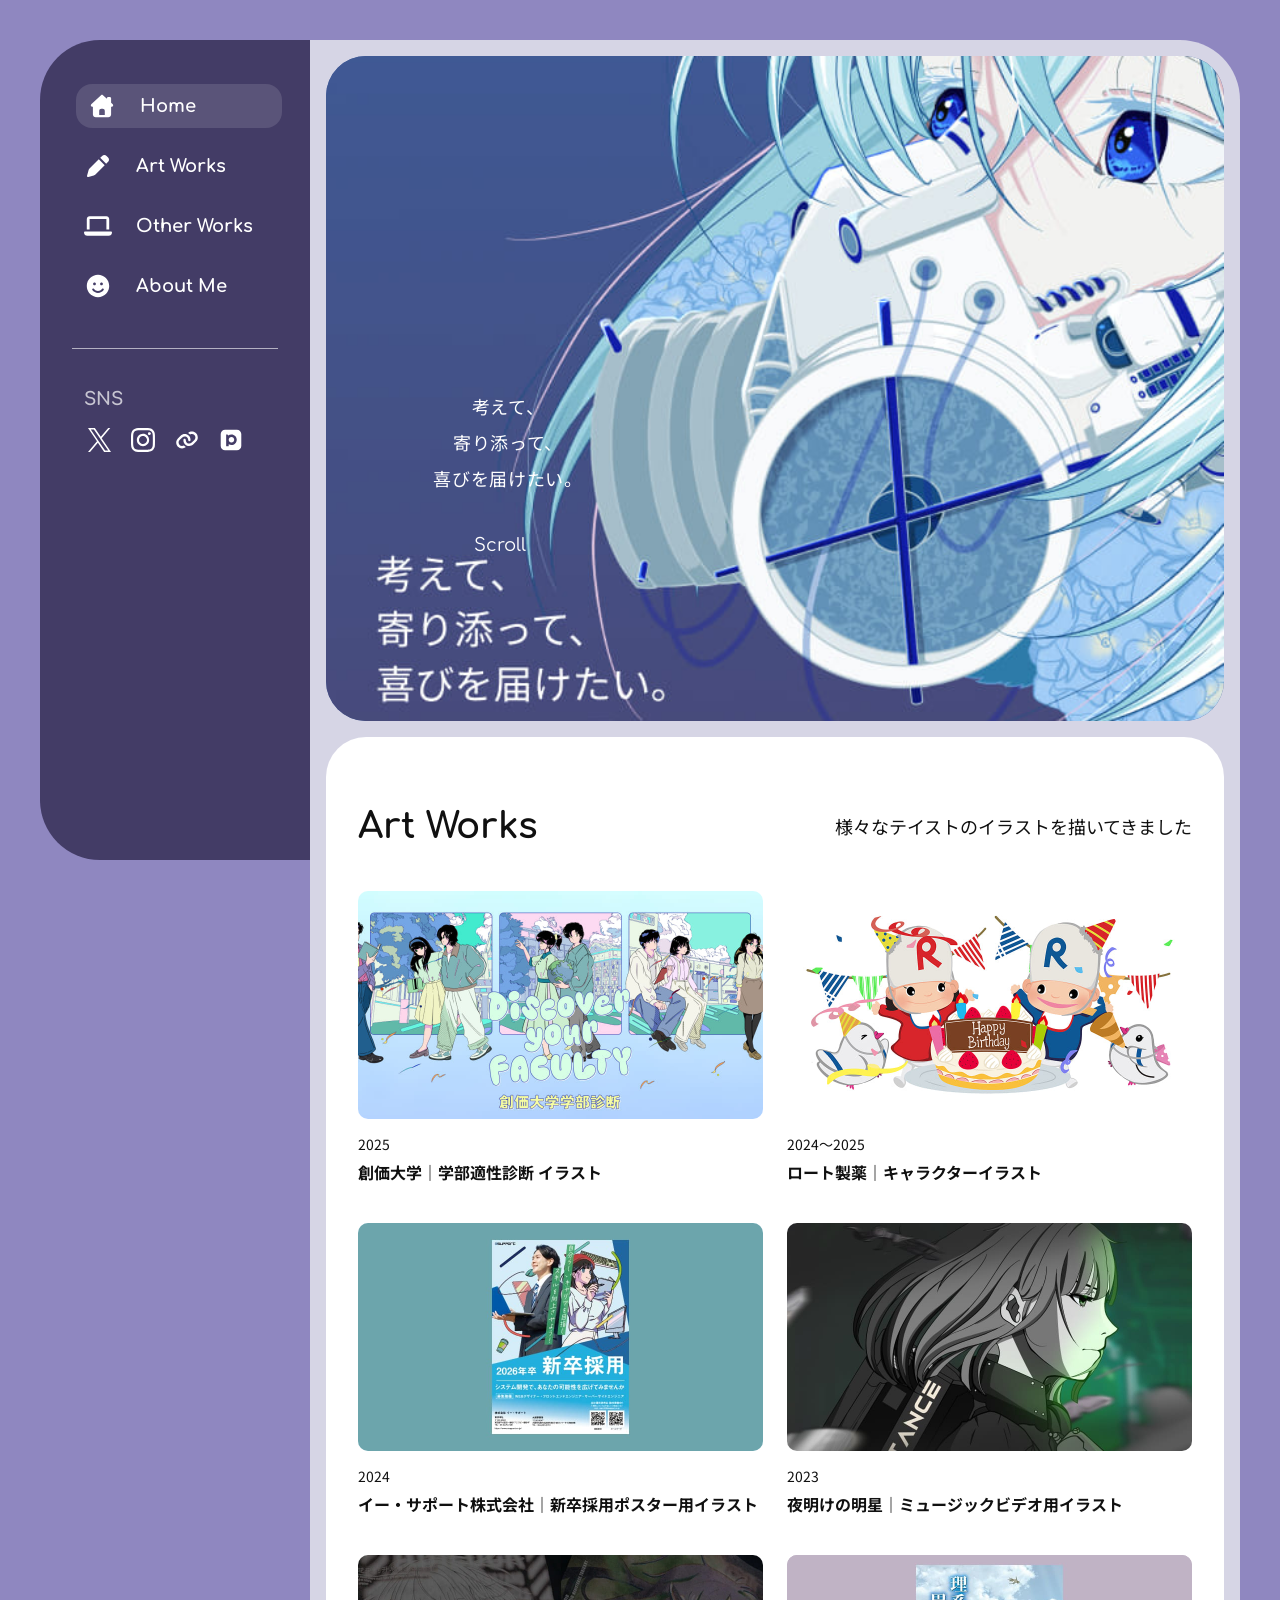
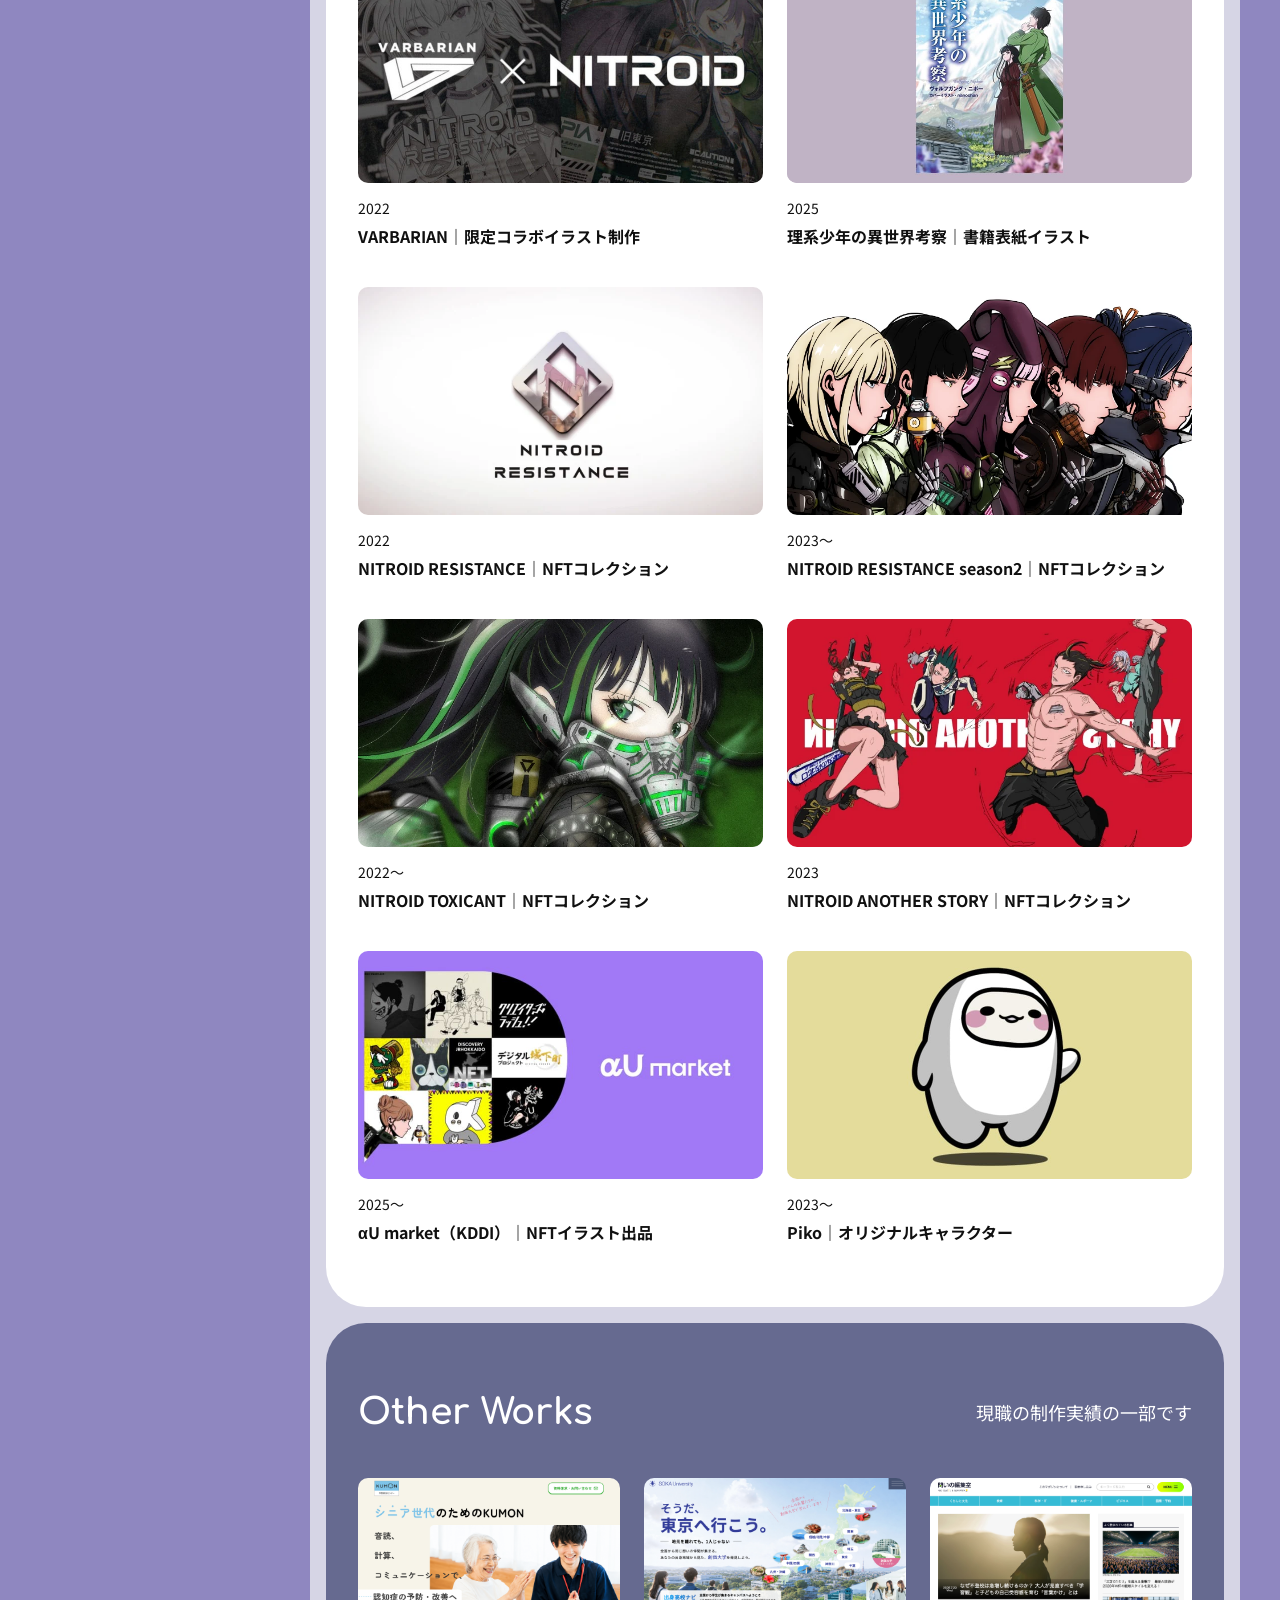
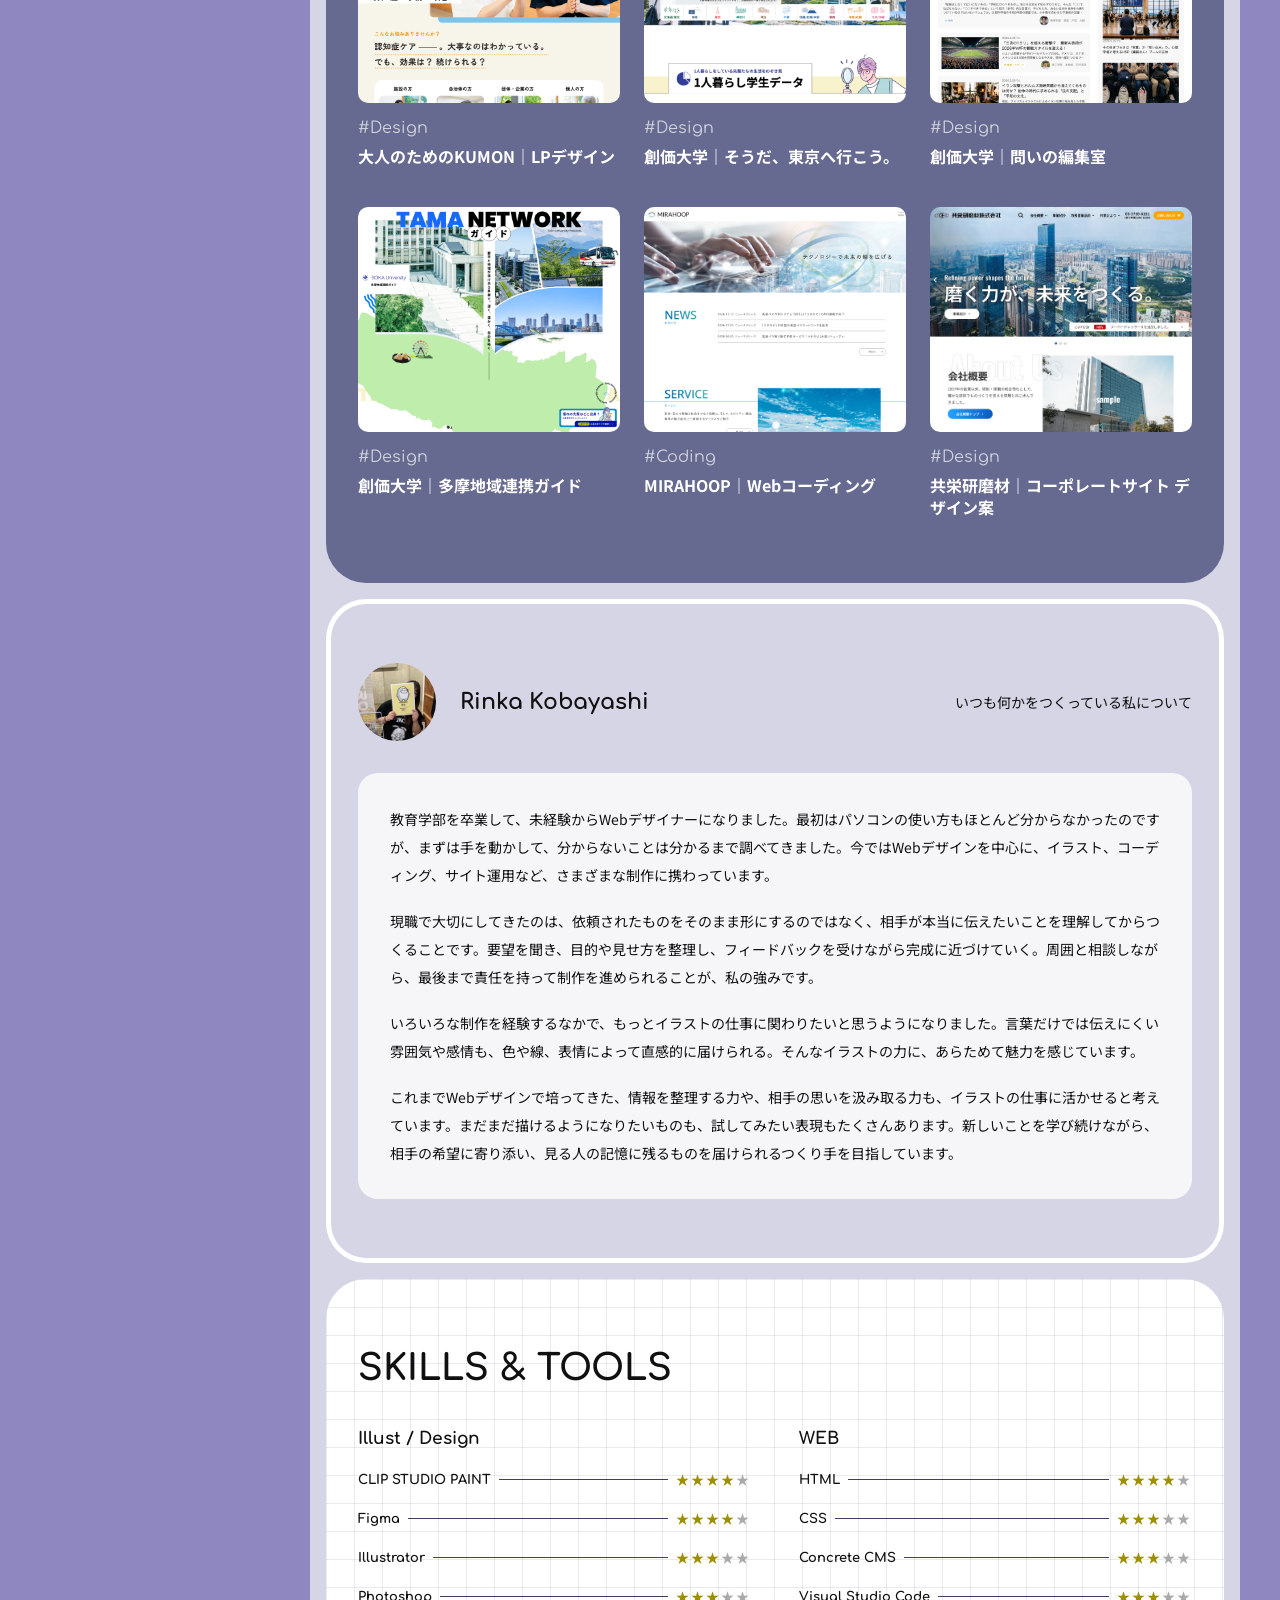
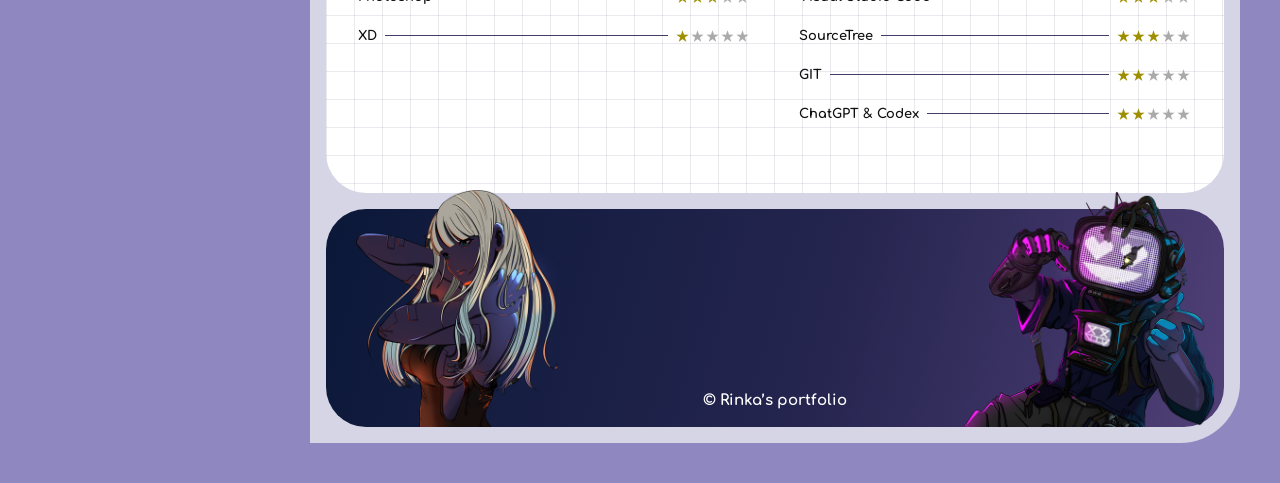
<file: index.html>
<!doctype html>
<html lang="ja">
<head>
  <meta charset="utf-8">
  <meta name="viewport" content="width=device-width, initial-scale=1">
  <title>Rinka Kobayashi | Portfolio</title>
  <meta name="description" content="考えて、寄り添って、喜びを届けたい。小林梨夏のポートフォリオです。">
  <link rel="stylesheet" href="styles.css?v=20260923-12">
</head>
<body>
  <button class="menu-toggle" type="button" aria-label="メニューを開く" aria-expanded="false"><span></span><span></span><span></span></button>
  <aside class="side-menu" aria-label="メインナビゲーション">
    <nav>
      <a href="#home"><img src="assets/icon-home.svg" alt=""><span>Home</span></a>
      <a href="#art-works"><img src="assets/icon-art.svg" alt=""><span>Art Works</span></a>
      <a href="#other-works"><img src="assets/icon-laptop.svg" alt=""><span>Other Works</span></a>
      <a href="#about"><img src="assets/icon-about.svg" alt=""><span>About Me</span></a>
    </nav>
    <div class="social-links"><p>SNS</p><div>
      <a href="https://x.com/nanochan_nft" target="_blank" rel="noopener noreferrer" aria-label="X"><img src="assets/icon-x.svg" alt=""></a>
      <a href="https://www.instagram.com/nanochan_art/" target="_blank" rel="noopener noreferrer" aria-label="Instagram"><img src="assets/icon-instagram.svg" alt=""></a>
      <a href="https://lit.link/nanochan00art" target="_blank" rel="noopener noreferrer" aria-label="lit.link"><img src="assets/icon-link.svg" alt=""></a>
      <a href="https://www.pixiv.net/users/82016934" target="_blank" rel="noopener noreferrer" aria-label="Pixiv"><img src="assets/icon-pixiv.svg" alt=""></a>
    </div></div>
  </aside>

  <main class="site-frame">
    <section class="hero panel" id="home">
      <picture class="hero-picture">
        <source media="(max-width: 700px)" srcset="assets/mv_sp.jpg">
        <img class="hero-art" src="assets/mv_pc.jpg" alt="Portfolio">
      </picture>
      <p class="hero-copy">考えて、<br>寄り添って、<br>喜びを届けたい。</p>
      <a class="scroll-cue" href="#art-works"><span>Scroll</span><i></i></a>
    </section>

    <div class="content-stack">
      <section class="panel works-panel" id="art-works">
        <header class="section-heading"><h2>Art Works</h2><p>様々なテイストのイラストを描いてきました</p></header>
        <div class="art-grid">
          <a class="art-card" href="https://www.soka.ac.jp/soka-faculty-diagnosis/" target="_blank" rel="noopener noreferrer"><div class="art-image"><img src="assets/card_img01.jpg" alt="創価大学 学部適性診断のイラスト"></div><p class="art-year">2025</p><h3>創価大学｜学部適性診断 イラスト</h3></a>
          <button class="art-card art-card--button" type="button" data-modal-open="rohto-modal"><div class="art-image"><img src="assets/card_img02.jpg" alt="ロート製薬 キャラクターイラスト"></div><p class="art-year">2024〜2025</p><h3>ロート製薬｜キャラクターイラスト</h3></button>
          <a class="art-card" href="assets/poster.pdf" target="_blank" rel="noopener noreferrer"><div class="art-image art-image--contain"><img src="assets/card_img03.jpg" alt="新卒採用ポスター用イラスト"></div><p class="art-year">2024</p><h3>イー・サポート株式会社｜新卒採用ポスター用イラスト</h3></a>
          <a class="art-card" href="https://www.youtube.com/watch?v=frqxmGvN0qg&amp;list=RDfrqxmGvN0qg&amp;start_radio=1" target="_blank" rel="noopener noreferrer"><div class="art-image"><img src="assets/card_img04.jpg" alt="ミュージックビデオ用イラスト"></div><p class="art-year">2023</p><h3>夜明けの明星｜ミュージックビデオ用イラスト</h3></a>
          <button class="art-card art-card--button" type="button" data-modal-open="varbarian-modal"><div class="art-image"><img src="assets/card_img05.jpg" alt="VARBARIAN 限定コラボイラスト"></div><p class="art-year">2022</p><h3>VARBARIAN｜限定コラボイラスト制作</h3></button>
          <button class="art-card art-card--button" type="button" data-modal-open="book-modal"><div class="art-image art-image--contain art-image--lavender"><img src="assets/card_img06.jpg" alt="理系少年の異世界考察 書籍表紙イラスト"></div><p class="art-year">2025</p><h3>理系少年の異世界考察｜書籍表紙イラスト</h3></button>
          <a class="art-card" href="https://opensea.io/collection/nitroid-resistance" target="_blank" rel="noopener noreferrer"><div class="art-image"><img src="assets/nitroid-resistance.webp" alt="NITROID RESISTANCE"></div><p class="art-year">2022</p><h3>NITROID RESISTANCE｜NFTコレクション</h3></a>
          <a class="art-card" href="https://opensea.io/ja/collection/nitroid-resistance-season2" target="_blank" rel="noopener noreferrer"><div class="art-image"><img src="assets/nitroid-resistance-season2.webp" alt="NITROID RESISTANCE season2"></div><p class="art-year">2023〜</p><h3>NITROID RESISTANCE season2｜NFTコレクション</h3></a>
          <a class="art-card" href="https://opensea.io/collection/nitroid-toxicant-1" target="_blank" rel="noopener noreferrer"><div class="art-image"><img src="assets/nitroid-toxicant.webp" alt="NITROID TOXICANT"></div><p class="art-year">2022〜</p><h3>NITROID TOXICANT｜NFTコレクション</h3></a>
          <a class="art-card" href="https://opensea.io/collection/nitroid-another-story" target="_blank" rel="noopener noreferrer"><div class="art-image"><img src="assets/nitroid-another-story.webp" alt="NITROID ANOTHER STORY"></div><p class="art-year">2023</p><h3>NITROID ANOTHER STORY｜NFTコレクション</h3></a>
          <button class="art-card art-card--button" type="button" data-modal-open="alpha-u-modal"><div class="art-image"><img src="assets/card_img11.jpg" alt="αU market NFTイラスト出品"></div><p class="art-year">2025〜</p><h3>αU market（KDDI）｜NFTイラスト出品</h3></button>
          <button class="art-card art-card--button" type="button" data-modal-open="piko-modal"><div class="art-image"><img src="assets/card_img12.jpg" alt="オリジナルキャラクター Piko"></div><p class="art-year">2023〜</p><h3>Piko｜オリジナルキャラクター</h3></button>
        </div>
      </section>

      <section class="panel other-panel" id="other-works">
        <header class="section-heading"><h2>Other Works</h2><p>現職の制作実績の一部です</p></header>
        <div class="other-grid">
          <a class="other-card" href="works/product_01/" data-work-detail><div><img src="assets/work-kumon.png" alt="大人のためのKUMON LPデザイン"></div><p>#Design</p><h3>大人のためのKUMON｜LPデザイン</h3></a>
          <a class="other-card" href="works/product_02/" data-work-detail><div><img src="assets/work-tokyo.png" alt="創価大学 そうだ、東京へ行こう。"></div><p>#Design</p><h3>創価大学｜そうだ、東京へ行こう。</h3></a>
          <a class="other-card" href="works/product_03/" data-work-detail><div><img src="assets/work-magazine.png" alt="創価大学 問いの編集室"></div><p>#Design</p><h3>創価大学｜問いの編集室</h3></a>
          <a class="other-card" href="works/product_04/" data-work-detail><div><img src="assets/work-tama.png" alt="創価大学 多摩地域連携ガイド"></div><p>#Design</p><h3>創価大学｜多摩地域連携ガイド</h3></a>
          <a class="other-card" href="works/product_05/" data-work-detail><div><img src="assets/work-mirahoop.png" alt="MIRAHOOP Webコーディング"></div><p>#Coding</p><h3>MIRAHOOP｜Webコーディング</h3></a>
          <a class="other-card" href="works/product_06/" data-work-detail><div><img src="assets/work-kyoei.jpg" alt="共栄研磨材 コーポレートサイトデザイン"></div><p>#Design</p><h3>共栄研磨材｜コーポレートサイト デザイン案</h3></a>
        </div>
      </section>

      <section class="panel about-panel" id="about">
        <header class="profile-heading">
          <img src="assets/figma-profile.jpg" alt="小林梨夏のプロフィール写真">
          <div><h2>Rinka Kobayashi</h2><p>いつも何かをつくっている私について</p></div>
        </header>
        <div class="about-copy">
          <p>教育学部を卒業して、未経験からWebデザイナーになりました。最初はパソコンの使い方もほとんど分からなかったのですが、まずは手を動かして、分からないことは分かるまで調べてきました。今ではWebデザインを中心に、イラスト、コーディング、サイト運用など、さまざまな制作に携わっています。</p>
          <p>現職で大切にしてきたのは、依頼されたものをそのまま形にするのではなく、相手が本当に伝えたいことを理解してからつくることです。要望を聞き、目的や見せ方を整理し、フィードバックを受けながら完成に近づけていく。周囲と相談しながら、最後まで責任を持って制作を進められることが、私の強みです。</p>
          <p>いろいろな制作を経験するなかで、もっとイラストの仕事に関わりたいと思うようになりました。言葉だけでは伝えにくい雰囲気や感情も、色や線、表情によって直感的に届けられる。そんなイラストの力に、あらためて魅力を感じています。</p>
          <p>これまでWebデザインで培ってきた、情報を整理する力や、相手の思いを汲み取る力も、イラストの仕事に活かせると考えています。まだまだ描けるようになりたいものも、試してみたい表現もたくさんあります。新しいことを学び続けながら、相手の希望に寄り添い、見る人の記憶に残るものを届けられるつくり手を目指しています。</p>
        </div>
      </section>

      <section class="panel skills-panel" id="skills">
        <h2>SKILLS &amp; TOOLS</h2>
        <div class="skills-grid">
          <div class="skill-column"><h3>Illust / Design</h3><ul>
            <li><span>CLIP STUDIO PAINT</span><i></i><b>★★★★<em>★</em></b></li><li><span>Figma</span><i></i><b>★★★★<em>★</em></b></li><li><span>Illustrator</span><i></i><b>★★★<em>★★</em></b></li><li><span>Photoshop</span><i></i><b>★★★<em>★★</em></b></li><li><span>XD</span><i></i><b>★<em>★★★★</em></b></li>
          </ul></div>
          <div class="skill-column"><h3>WEB</h3><ul>
            <li><span>HTML</span><i></i><b>★★★★<em>★</em></b></li><li><span>CSS</span><i></i><b>★★★<em>★★</em></b></li><li><span>Concrete CMS</span><i></i><b>★★★<em>★★</em></b></li><li><span>Visual Studio Code</span><i></i><b>★★★<em>★★</em></b></li><li><span>SourceTree</span><i></i><b>★★★<em>★★</em></b></li><li><span>GIT</span><i></i><b>★★<em>★★★</em></b></li><li><span>ChatGPT &amp; Codex</span><i></i><b>★★<em>★★★</em></b></li>
          </ul></div>
        </div>
      </section>

      <footer class="site-footer">
        <img class="footer-character footer-character--left" src="assets/footer_img01.png" alt="">
        <img class="footer-character footer-character--right" src="assets/footer_img02.png" alt="">
        <p>© Rinka’s portfolio</p>
      </footer>
    </div>
  </main>
  <div class="art-modal" id="rohto-modal" hidden>
    <div class="art-modal__dialog" role="dialog" aria-modal="true" aria-labelledby="rohto-modal-title">
      <button class="art-modal__close" type="button" data-modal-close aria-label="モーダルを閉じる"><img src="assets/icon-modal-close.svg" alt=""></button>
      <img class="art-modal__visual" src="assets/rohto-modal.png" alt="ロート製薬の季節・イベント用キャラクターイラスト">
      <p class="art-modal__year">2024〜2025</p>
      <h2 id="rohto-modal-title">ロート製薬｜キャラクターイラスト</h2>
      <p>社内サイトで、季節・誕生日・運動会などに合わせたイラストを制作。既存キャラクターの印象やルールを守りながら、今まで見たことのない表情を描くことを意識しています。</p>
    </div>
  </div>
  <div class="art-modal art-modal--varbarian" id="varbarian-modal" hidden>
    <div class="art-modal__dialog" role="dialog" aria-modal="true" aria-labelledby="varbarian-modal-title">
      <button class="art-modal__close" type="button" data-modal-close aria-label="モーダルを閉じる"><img src="assets/icon-modal-close.svg" alt=""></button>
      <div class="varbarian-gallery">
        <figure><img src="assets/varbarian-parka.webp" alt="VARBARIANのパーカー用イラスト"><figcaption>パーカー用イラスト</figcaption></figure>
        <figure><img src="assets/varbarian-shirt.webp" alt="VARBARIANのロングTシャツ用イラスト"><figcaption>ロングTシャツ用イラスト</figcaption></figure>
        <figure class="varbarian-gallery__special"><img src="assets/varbarian-special.webp" alt="VARBARIANの洋服を着用した特別版NITROID"><figcaption>VARBARIANの洋服を着用した特別版のNITROID</figcaption></figure>
      </div>
      <div class="varbarian-details">
        <p class="art-modal__year">2022</p>
        <h2 id="varbarian-modal-title">VARBARIAN｜限定コラボイラスト制作</h2>
        <a class="art-modal__link" href="https://note.com/varbarian/n/nbac555f82ca4" target="_blank" rel="noopener noreferrer"><span>https://note.com/varbarian/n/nbac555f82ca4</span><img src="assets/icon-external-link-varbarian.svg" alt=""></a>
        <p>Web3ファッションブランド「VARBARIAN」とのコラボレーション企画として、ブランドのアパレルを着用した特別版NITROIDを制作しました。アイテムごとに異なる柄やディテールを描き分け、両ブランドの世界観が伝わるよう仕上げています。制作したイラストは、限定アパレルに付属するNFTコレクションとして展開されました。</p>
      </div>
    </div>
  </div>
  <div class="art-modal art-modal--book" id="book-modal" hidden>
    <div class="art-modal__dialog" role="dialog" aria-modal="true" aria-labelledby="book-modal-title">
      <button class="art-modal__close" type="button" data-modal-close aria-label="モーダルを閉じる"><img src="assets/icon-modal-close.svg" alt=""></button>
      <figure class="book-visual">
        <img src="assets/book-cover-modal.webp" alt="理系少年の異世界考察の書籍表紙イラスト">
        <figcaption>『理系少年の異世界考察』書籍表紙イラスト</figcaption>
      </figure>
      <div class="book-details">
        <p class="art-modal__year">2025</p>
        <h2 id="book-modal-title">理系少年の異世界考察｜書籍表紙イラスト</h2>
        <a class="art-modal__link" href="https://amzn.asia/d/0fU14ywh" target="_blank" rel="noopener noreferrer"><span>https://amzn.asia/d/0fU14ywh</span><img src="assets/icon-external-link-varbarian.svg" alt=""></a>
        <p>小説『理系少年の異世界考察』の書籍表紙イラストを担当しました。雄大な異世界の風景と、旅の途中にある二人の関係性が伝わるよう、山々のスケール感や人物の視線、佇まいを意識して構成しています。物語への期待が膨らむ、爽やかで奥行きのある一枚を目指しました。</p>
      </div>
    </div>
  </div>
  <div class="art-modal art-modal--alpha-u" id="alpha-u-modal" hidden>
    <div class="art-modal__dialog" role="dialog" aria-modal="true" aria-labelledby="alpha-u-modal-title">
      <button class="art-modal__close" type="button" data-modal-close aria-label="モーダルを閉じる"><img src="assets/icon-modal-close.svg" alt=""></button>
      <div class="alpha-u-gallery">
        <div class="alpha-u-gallery__top">
          <figure class="alpha-u-gallery__main"><img src="assets/alpha-u-magazine-main.webp" alt="NITROID αU Magazine用イラスト"><figcaption>NITROID αU Magazine用イラスト</figcaption></figure>
          <figure class="alpha-u-gallery__reboot"><div><img src="assets/alpha-u-reboot-01.webp" alt="NITROID RE:boot ご当地NFT 1"><img src="assets/alpha-u-reboot-02.webp" alt="NITROID RE:boot ご当地NFT 2"><img src="assets/alpha-u-reboot-03.webp" alt="NITROID RE:boot ご当地NFT 3"><img src="assets/alpha-u-reboot-04.webp" alt="NITROID RE:boot ご当地NFT 4"></div><figcaption>NITROID RE:boot：ご当地NFT</figcaption></figure>
        </div>
        <figure class="alpha-u-gallery__bottom"><div><img src="assets/alpha-u-magazine-wide.webp" alt="NITROID αU Magazine用イラスト 1"><img src="assets/alpha-u-magazine-portrait.webp" alt="NITROID αU Magazine用イラスト 2"></div><figcaption>NITROID αU Magazine用イラスト</figcaption></figure>
      </div>
      <div class="alpha-u-details">
        <p class="art-modal__year">2025〜</p>
        <h2 id="alpha-u-modal-title">αU market（KDDI）｜NFTイラスト出品</h2>
        <div class="alpha-u-links">
          <a class="art-modal__link" href="https://market.alpha-u.io/collections/NITROID_REBOOT" target="_blank" rel="noopener noreferrer"><span>https://market.alpha-u.io/collections/NITROID_REBOOT</span><img src="assets/icon-external-link-varbarian.svg" alt=""></a>
          <a class="art-modal__link" href="https://market.alpha-u.io/collections/CreatorsMag052" target="_blank" rel="noopener noreferrer"><span>https://market.alpha-u.io/collections/CreatorsMag052</span><img src="assets/icon-external-link-varbarian.svg" alt=""></a>
        </div>
        <p>KDDIが運営するNFTマーケットプレイス「αU market」にて、オリジナルコレクション「NITROID RE:boot」と、クリエイター参加企画「αU Creators’ Magazine」の作品を出品しました。キャラクターの個性と世界観が伝わるよう、表情や衣装、画面全体の空気感まで丁寧に描き込んでいます。</p>
      </div>
    </div>
  </div>
  <div class="art-modal art-modal--piko" id="piko-modal" hidden>
    <div class="art-modal__dialog" role="dialog" aria-modal="true" aria-labelledby="piko-modal-title">
      <button class="art-modal__close" type="button" data-modal-close aria-label="モーダルを閉じる"><img src="assets/icon-modal-close.svg" alt=""></button>
      <div class="piko-gallery">
        <img class="piko-gallery__main" src="assets/piko-main.webp" alt="Pikoの集合イラスト">
        <div class="piko-gallery__sub"><img src="assets/piko-mint.webp" alt="Pikoのミントサイト用イラスト"><img src="assets/piko-secondary.webp" alt="Pikoの二次流通用イラスト"><img src="assets/piko-price-up.webp" alt="Pikoの価格アップ用イラスト"><img src="assets/piko-sewing.webp" alt="Pikoのミシン用イラスト"></div>
      </div>
      <div class="piko-details">
        <p class="art-modal__year">2023〜</p>
        <h2 id="piko-modal-title">Piko｜オリジナルキャラクター</h2>
        <a class="art-modal__link" href="https://x.com/piko_piko222" target="_blank" rel="noopener noreferrer"><span>https://x.com/piko_piko222</span><img src="assets/icon-external-link-varbarian.svg" alt=""></a>
        <p>オリジナルIP NITROIDのキャラクター「Piko」をデザイン。無邪気で可愛らしく、忠実でありながら、自分をヒーローだと信じている個性的なキャラクターとして制作。コレクション企画や季節イラスト、グッズなど、さまざまなシーンへ展開している。</p>
      </div>
    </div>
  </div>
  <div class="work-modal" id="work-modal" hidden>
    <div class="work-modal__dialog" role="dialog" aria-modal="true" aria-label="作品詳細">
      <button class="work-modal__close" type="button" data-work-modal-close aria-label="作品詳細を閉じる"><img src="assets/icon-modal-close.svg" alt=""></button>
      <iframe class="work-modal__frame" title="作品詳細"></iframe>
    </div>
  </div>
  <script src="script.js?v=20260923-1" defer></script>
</body>
</html>
</file>
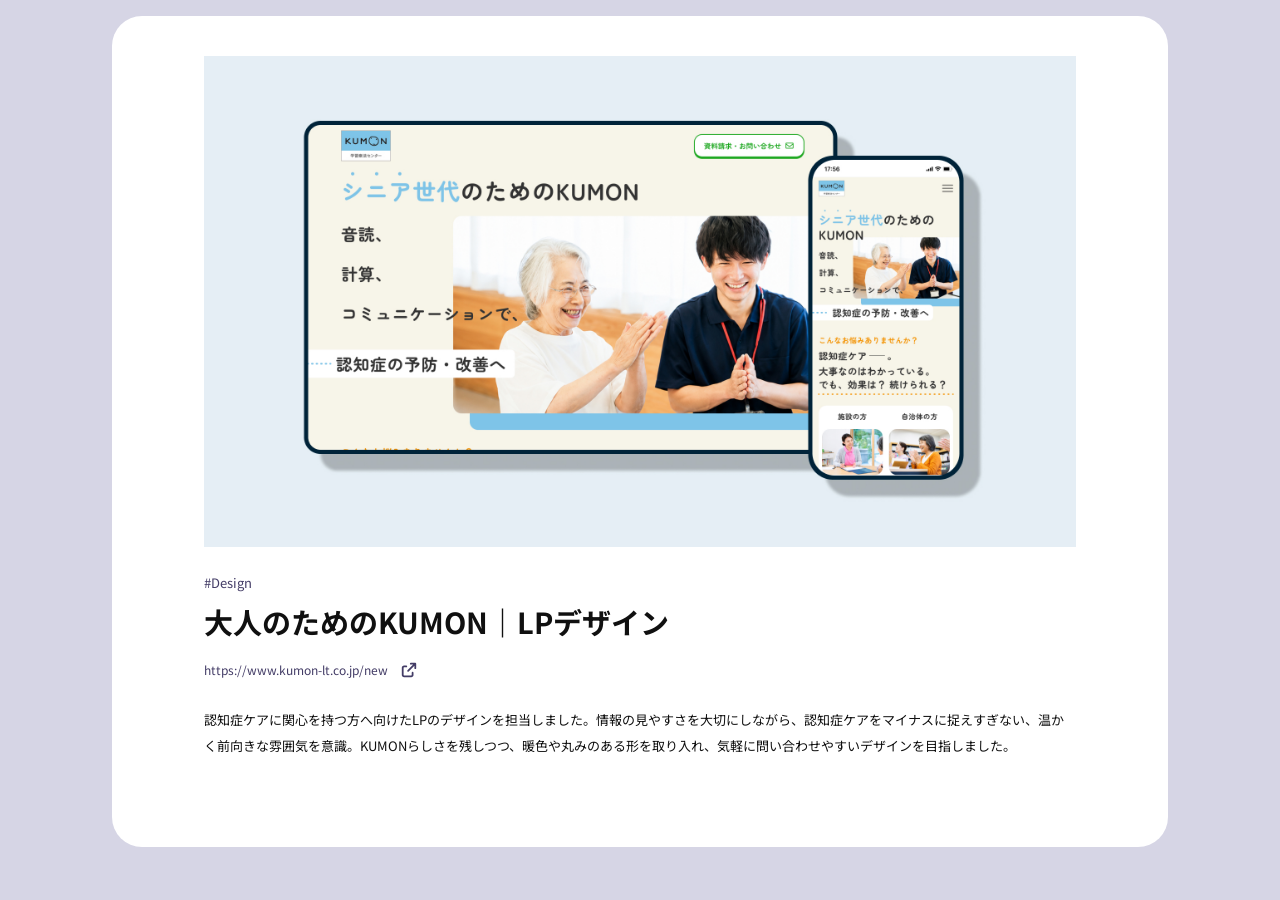
<file: works/product_01/index.html>
<!doctype html>
<html lang="ja">
<head>
  <meta charset="utf-8">
  <meta name="viewport" content="width=device-width, initial-scale=1">
  <title>大人のためのKUMON｜LPデザイン | portfolio</title>
  <meta name="description" content="考えて、寄り添って、喜びを届けたい。Webデザイナー小林梨夏のポートフォリオです。">
  <link rel="stylesheet" href="../../styles.css">
  <link rel="stylesheet" href="../../work-details.css?v=20260921-4">
</head>
<body>
<main class="page"><article class="sheet"><figure class="hero"><img src="../../assets/product_img_01.jpg" alt="大人のためのKUMON｜LPデザインの制作画面"></figure><section class="intro"><p class="category">#Design</p><h1>大人のためのKUMON｜LPデザイン</h1><a class="website" href="https://www.kumon-lt.co.jp/new" target="_blank" rel="noreferrer"><span>https://www.kumon-lt.co.jp/new</span><svg class="external-link-icon" viewBox="0 0 24 24" fill="none" aria-hidden="true"><path d="M14.3999 2.3999C13.7362 2.3999 13.1999 2.93615 13.1999 3.5999C13.1999 4.26365 13.7362 4.7999 14.3999 4.7999H17.5012L9.94865 12.3524C9.4799 12.8212 9.4799 13.5824 9.94865 14.0512C10.4174 14.5199 11.1787 14.5199 11.6474 14.0512L19.1999 6.49865V9.5999C19.1999 10.2637 19.7362 10.7999 20.3999 10.7999C21.0637 10.7999 21.5999 10.2637 21.5999 9.5999V3.5999C21.5999 2.93615 21.0637 2.3999 20.3999 2.3999H14.3999ZM5.3999 5.9999C3.7424 5.9999 2.3999 7.3424 2.3999 8.9999V18.5999C2.3999 20.2574 3.7424 21.5999 5.3999 21.5999H14.9999C16.6574 21.5999 17.9999 20.2574 17.9999 18.5999V15.5999C17.9999 14.9362 17.4637 14.3999 16.7999 14.3999C16.1362 14.3999 15.5999 14.9362 15.5999 15.5999V18.5999C15.5999 18.9299 15.3299 19.1999 14.9999 19.1999H5.3999C5.0699 19.1999 4.7999 18.9299 4.7999 18.5999V8.9999C4.7999 8.6699 5.0699 8.3999 5.3999 8.3999H8.3999C9.06365 8.3999 9.5999 7.86365 9.5999 7.1999C9.5999 6.53615 9.06365 5.9999 8.3999 5.9999H5.3999Z" fill="currentColor"/></svg></a><p class="description">認知症ケアに関心を持つ方へ向けたLPのデザインを担当しました。情報の見やすさを大切にしながら、認知症ケアをマイナスに捉えすぎない、温かく前向きな雰囲気を意識。KUMONらしさを残しつつ、暖色や丸みのある形を取り入れ、気軽に問い合わせやすいデザインを目指しました。</p></section><div class="additionalImage" aria-label="追加の制作画像を掲載するスペース"></div><nav class="productNav" aria-label="作品ページの移動"><span></span><a class="nextLink" href="../product_02/"><span>創価大学｜そうだ、東京へ行こう。</span><span aria-hidden="true">→</span></a></nav><a class="homeLink" href="../../index.html#works">to home</a></article><footer class="site-footer footer">© Rinka's portfolio</footer></main>

</body>
</html>
</file>
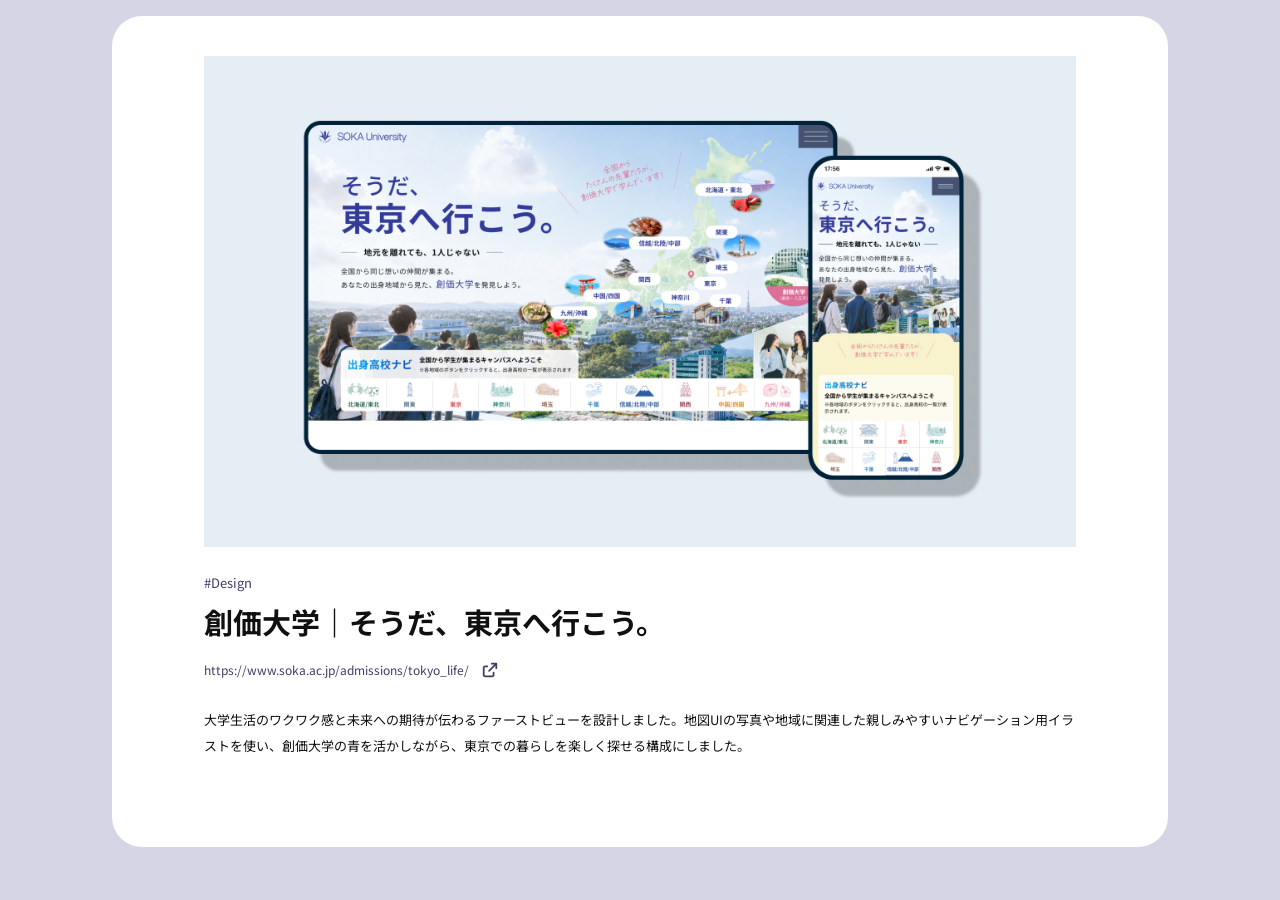
<file: works/product_02/index.html>
<!doctype html>
<html lang="ja">
<head>
  <meta charset="utf-8">
  <meta name="viewport" content="width=device-width, initial-scale=1">
  <title>創価大学｜そうだ、東京へ行こう。 | portfolio</title>
  <meta name="description" content="考えて、寄り添って、喜びを届けたい。Webデザイナー小林梨夏のポートフォリオです。">
  <link rel="stylesheet" href="../../styles.css">
  <link rel="stylesheet" href="../../work-details.css?v=20260921-4">
</head>
<body>
<main class="page"><article class="sheet"><figure class="hero"><img src="../../assets/product_img_02.jpg" alt="創価大学｜そうだ、東京へ行こう。の制作画面"></figure><section class="intro"><p class="category">#Design</p><h1>創価大学｜そうだ、東京へ行こう。</h1><a class="website" href="https://www.soka.ac.jp/admissions/tokyo_life/" target="_blank" rel="noreferrer"><span>https://www.soka.ac.jp/admissions/tokyo_life/</span><svg class="external-link-icon" viewBox="0 0 24 24" fill="none" aria-hidden="true"><path d="M14.3999 2.3999C13.7362 2.3999 13.1999 2.93615 13.1999 3.5999C13.1999 4.26365 13.7362 4.7999 14.3999 4.7999H17.5012L9.94865 12.3524C9.4799 12.8212 9.4799 13.5824 9.94865 14.0512C10.4174 14.5199 11.1787 14.5199 11.6474 14.0512L19.1999 6.49865V9.5999C19.1999 10.2637 19.7362 10.7999 20.3999 10.7999C21.0637 10.7999 21.5999 10.2637 21.5999 9.5999V3.5999C21.5999 2.93615 21.0637 2.3999 20.3999 2.3999H14.3999ZM5.3999 5.9999C3.7424 5.9999 2.3999 7.3424 2.3999 8.9999V18.5999C2.3999 20.2574 3.7424 21.5999 5.3999 21.5999H14.9999C16.6574 21.5999 17.9999 20.2574 17.9999 18.5999V15.5999C17.9999 14.9362 17.4637 14.3999 16.7999 14.3999C16.1362 14.3999 15.5999 14.9362 15.5999 15.5999V18.5999C15.5999 18.9299 15.3299 19.1999 14.9999 19.1999H5.3999C5.0699 19.1999 4.7999 18.9299 4.7999 18.5999V8.9999C4.7999 8.6699 5.0699 8.3999 5.3999 8.3999H8.3999C9.06365 8.3999 9.5999 7.86365 9.5999 7.1999C9.5999 6.53615 9.06365 5.9999 8.3999 5.9999H5.3999Z" fill="currentColor"/></svg></a><p class="description">大学生活のワクワク感と未来への期待が伝わるファーストビューを設計しました。地図UIの写真や地域に関連した親しみやすいナビゲーション用イラストを使い、創価大学の青を活かしながら、東京での暮らしを楽しく探せる構成にしました。</p></section><div class="additionalImage" aria-label="追加の制作画像を掲載するスペース"></div><nav class="productNav" aria-label="作品ページの移動"><a class="previousLink" href="../product_01/"><span aria-hidden="true">←</span><span>大人のためのKUMON｜LPデザイン</span></a><a class="nextLink" href="../product_03/"><span>創価大学｜問いの編集室</span><span aria-hidden="true">→</span></a></nav><a class="homeLink" href="../../index.html#works">to home</a></article><footer class="site-footer footer">© Rinka's portfolio</footer></main>

</body>
</html>
</file>
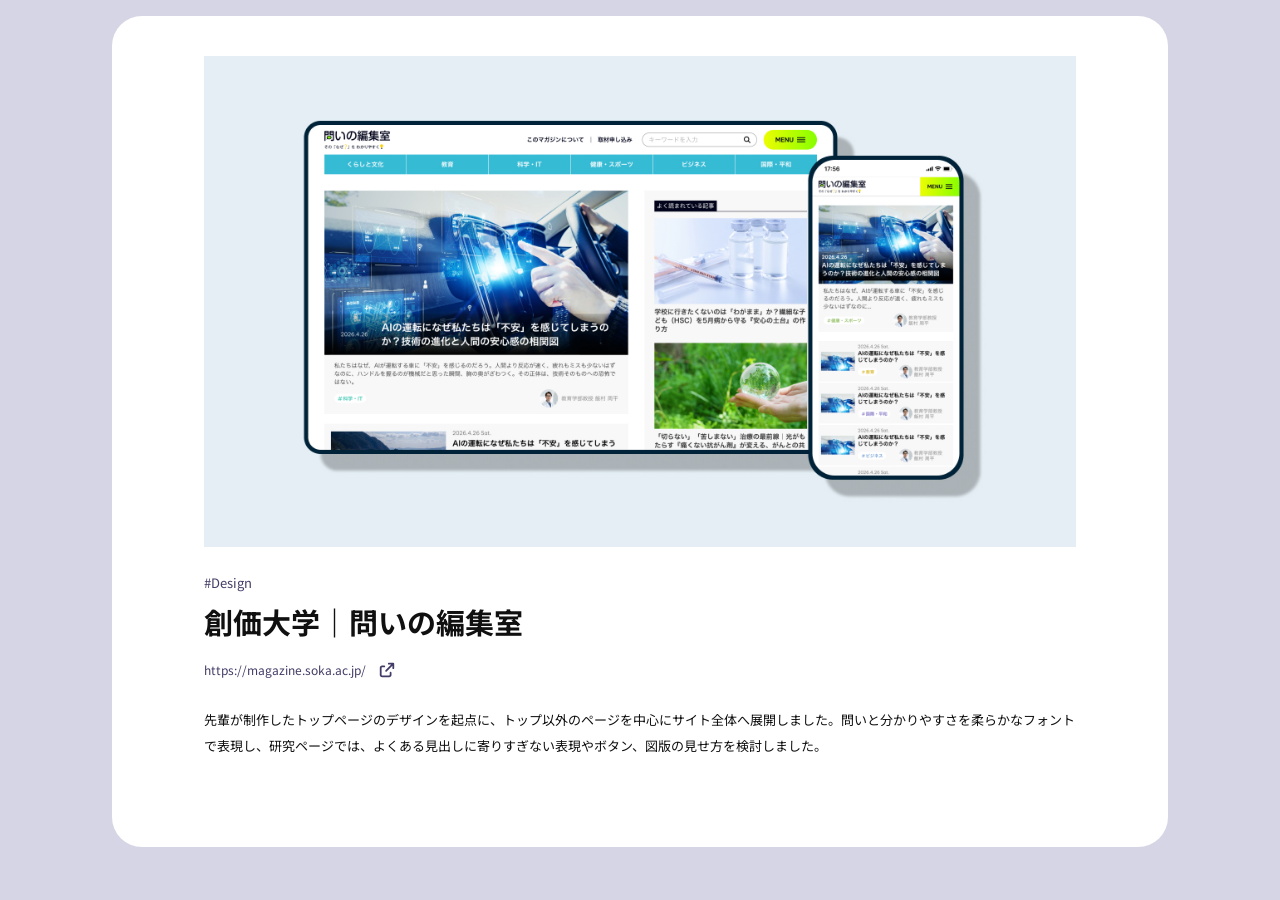
<file: works/product_03/index.html>
<!doctype html>
<html lang="ja">
<head>
  <meta charset="utf-8">
  <meta name="viewport" content="width=device-width, initial-scale=1">
  <title>創価大学｜問いの編集室 | portfolio</title>
  <meta name="description" content="考えて、寄り添って、喜びを届けたい。Webデザイナー小林梨夏のポートフォリオです。">
  <link rel="stylesheet" href="../../styles.css">
  <link rel="stylesheet" href="../../work-details.css?v=20260921-4">
</head>
<body>
<main class="page"><article class="sheet"><figure class="hero"><img src="../../assets/product_img_03.jpg" alt="創価大学｜問いの編集室の制作画面"></figure><section class="intro"><p class="category">#Design</p><h1>創価大学｜問いの編集室</h1><a class="website" href="https://magazine.soka.ac.jp/" target="_blank" rel="noreferrer"><span>https://magazine.soka.ac.jp/</span><svg class="external-link-icon" viewBox="0 0 24 24" fill="none" aria-hidden="true"><path d="M14.3999 2.3999C13.7362 2.3999 13.1999 2.93615 13.1999 3.5999C13.1999 4.26365 13.7362 4.7999 14.3999 4.7999H17.5012L9.94865 12.3524C9.4799 12.8212 9.4799 13.5824 9.94865 14.0512C10.4174 14.5199 11.1787 14.5199 11.6474 14.0512L19.1999 6.49865V9.5999C19.1999 10.2637 19.7362 10.7999 20.3999 10.7999C21.0637 10.7999 21.5999 10.2637 21.5999 9.5999V3.5999C21.5999 2.93615 21.0637 2.3999 20.3999 2.3999H14.3999ZM5.3999 5.9999C3.7424 5.9999 2.3999 7.3424 2.3999 8.9999V18.5999C2.3999 20.2574 3.7424 21.5999 5.3999 21.5999H14.9999C16.6574 21.5999 17.9999 20.2574 17.9999 18.5999V15.5999C17.9999 14.9362 17.4637 14.3999 16.7999 14.3999C16.1362 14.3999 15.5999 14.9362 15.5999 15.5999V18.5999C15.5999 18.9299 15.3299 19.1999 14.9999 19.1999H5.3999C5.0699 19.1999 4.7999 18.9299 4.7999 18.5999V8.9999C4.7999 8.6699 5.0699 8.3999 5.3999 8.3999H8.3999C9.06365 8.3999 9.5999 7.86365 9.5999 7.1999C9.5999 6.53615 9.06365 5.9999 8.3999 5.9999H5.3999Z" fill="currentColor"/></svg></a><p class="description">先輩が制作したトップページのデザインを起点に、トップ以外のページを中心にサイト全体へ展開しました。問いと分かりやすさを柔らかなフォントで表現し、研究ページでは、よくある見出しに寄りすぎない表現やボタン、図版の見せ方を検討しました。</p></section><div class="additionalImage" aria-label="追加の制作画像を掲載するスペース"></div><nav class="productNav" aria-label="作品ページの移動"><a class="previousLink" href="../product_02/"><span aria-hidden="true">←</span><span>創価大学｜そうだ、東京へ行こう。</span></a><a class="nextLink" href="../product_04/"><span>創価大学｜多摩地域連携ガイド</span><span aria-hidden="true">→</span></a></nav><a class="homeLink" href="../../index.html#works">to home</a></article><footer class="site-footer footer">© Rinka's portfolio</footer></main>

</body>
</html>
</file>
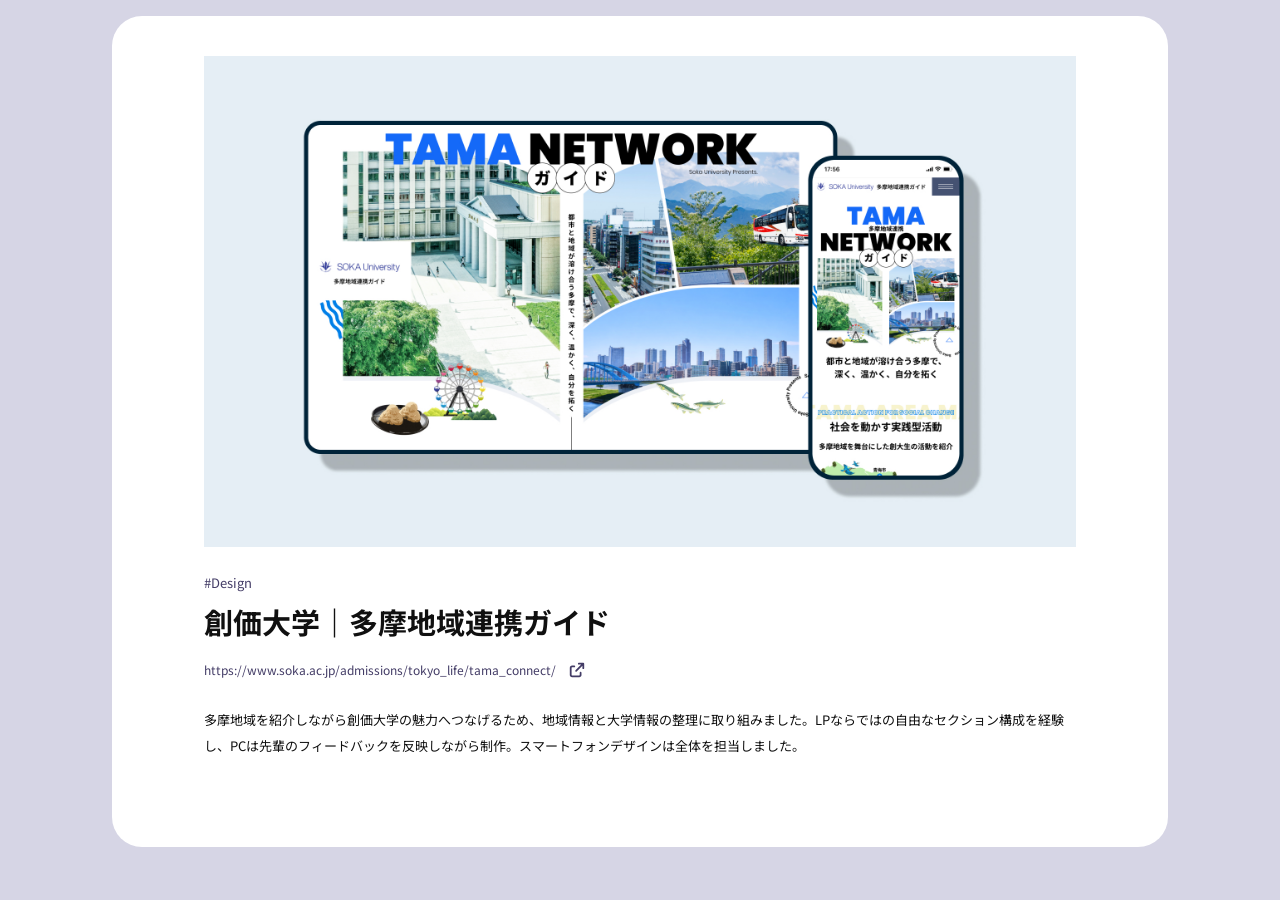
<file: works/product_04/index.html>
<!doctype html>
<html lang="ja">
<head>
  <meta charset="utf-8">
  <meta name="viewport" content="width=device-width, initial-scale=1">
  <title>創価大学｜多摩地域連携ガイド | portfolio</title>
  <meta name="description" content="考えて、寄り添って、喜びを届けたい。Webデザイナー小林梨夏のポートフォリオです。">
  <link rel="stylesheet" href="../../styles.css">
  <link rel="stylesheet" href="../../work-details.css?v=20260921-4">
</head>
<body>
<main class="page"><article class="sheet"><figure class="hero"><img src="../../assets/product_img_06.jpg" alt="創価大学｜多摩地域連携ガイドの制作画面"></figure><section class="intro"><p class="category">#Design</p><h1>創価大学｜多摩地域連携ガイド</h1><a class="website" href="https://www.soka.ac.jp/admissions/tokyo_life/tama_connect/" target="_blank" rel="noreferrer"><span>https://www.soka.ac.jp/admissions/tokyo_life/tama_connect/</span><svg class="external-link-icon" viewBox="0 0 24 24" fill="none" aria-hidden="true"><path d="M14.3999 2.3999C13.7362 2.3999 13.1999 2.93615 13.1999 3.5999C13.1999 4.26365 13.7362 4.7999 14.3999 4.7999H17.5012L9.94865 12.3524C9.4799 12.8212 9.4799 13.5824 9.94865 14.0512C10.4174 14.5199 11.1787 14.5199 11.6474 14.0512L19.1999 6.49865V9.5999C19.1999 10.2637 19.7362 10.7999 20.3999 10.7999C21.0637 10.7999 21.5999 10.2637 21.5999 9.5999V3.5999C21.5999 2.93615 21.0637 2.3999 20.3999 2.3999H14.3999ZM5.3999 5.9999C3.7424 5.9999 2.3999 7.3424 2.3999 8.9999V18.5999C2.3999 20.2574 3.7424 21.5999 5.3999 21.5999H14.9999C16.6574 21.5999 17.9999 20.2574 17.9999 18.5999V15.5999C17.9999 14.9362 17.4637 14.3999 16.7999 14.3999C16.1362 14.3999 15.5999 14.9362 15.5999 15.5999V18.5999C15.5999 18.9299 15.3299 19.1999 14.9999 19.1999H5.3999C5.0699 19.1999 4.7999 18.9299 4.7999 18.5999V8.9999C4.7999 8.6699 5.0699 8.3999 5.3999 8.3999H8.3999C9.06365 8.3999 9.5999 7.86365 9.5999 7.1999C9.5999 6.53615 9.06365 5.9999 8.3999 5.9999H5.3999Z" fill="currentColor"/></svg></a><p class="description">多摩地域を紹介しながら創価大学の魅力へつなげるため、地域情報と大学情報の整理に取り組みました。LPならではの自由なセクション構成を経験し、PCは先輩のフィードバックを反映しながら制作。スマートフォンデザインは全体を担当しました。</p></section><div class="additionalImage" aria-label="追加の制作画像を掲載するスペース"></div><nav class="productNav" aria-label="作品ページの移動"><a class="previousLink" href="../product_03/"><span aria-hidden="true">←</span><span>創価大学｜問いの編集室</span></a><a class="nextLink" href="../product_05/"><span>MIRAHOOP｜Webコーディング</span><span aria-hidden="true">→</span></a></nav><a class="homeLink" href="../../index.html#works">to home</a></article><footer class="site-footer footer">© Rinka's portfolio</footer></main>

</body>
</html>
</file>
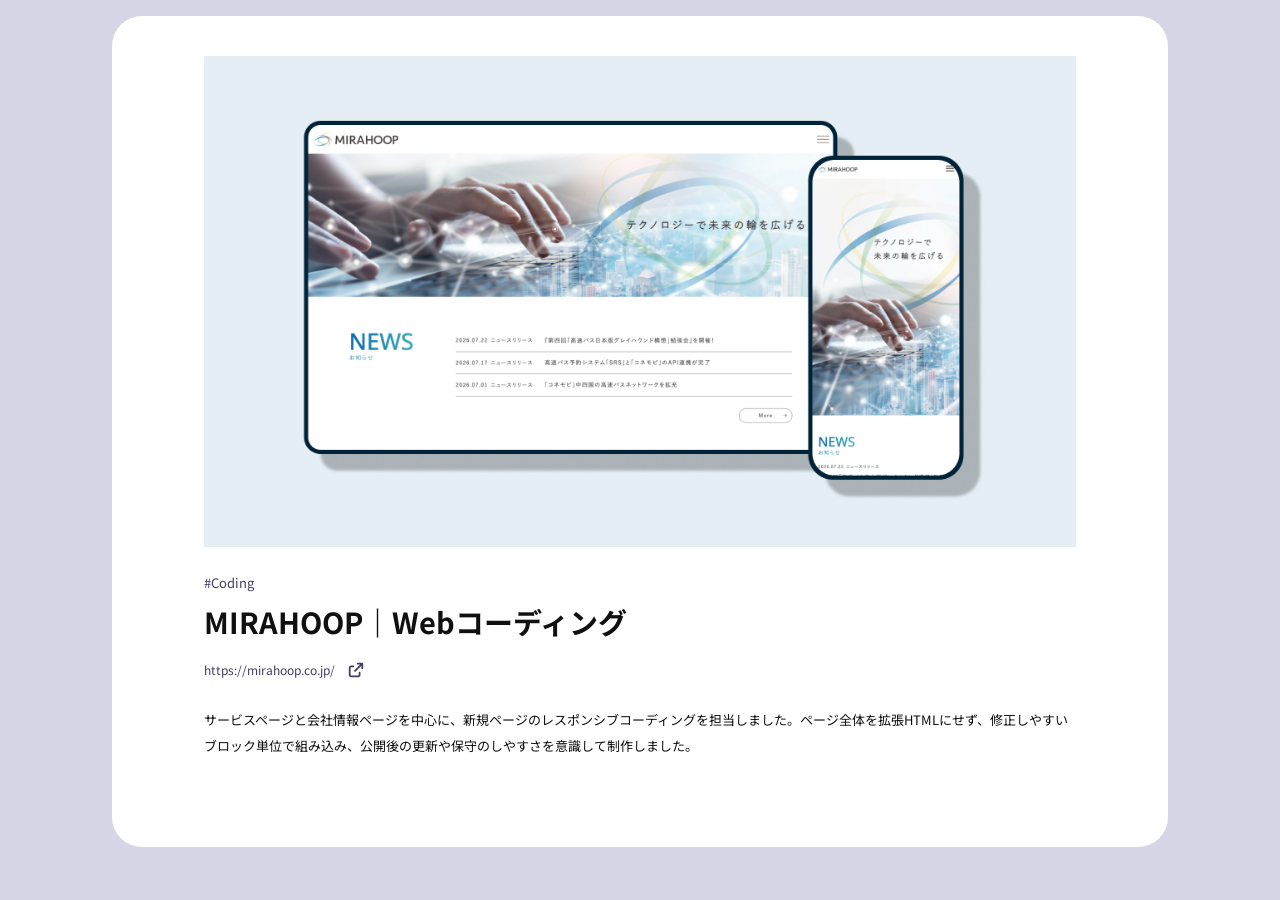
<file: works/product_05/index.html>
<!doctype html>
<html lang="ja">
<head>
  <meta charset="utf-8">
  <meta name="viewport" content="width=device-width, initial-scale=1">
  <title>MIRAHOOP｜Webコーディング | portfolio</title>
  <meta name="description" content="考えて、寄り添って、喜びを届けたい。Webデザイナー小林梨夏のポートフォリオです。">
  <link rel="stylesheet" href="../../styles.css">
  <link rel="stylesheet" href="../../work-details.css?v=20260921-4">
</head>
<body>
<main class="page"><article class="sheet"><figure class="hero"><img src="../../assets/product_img_05.jpg" alt="MIRAHOOP｜Webコーディングの制作画面"></figure><section class="intro"><p class="category">#Coding</p><h1>MIRAHOOP｜Webコーディング</h1><a class="website" href="https://mirahoop.co.jp/" target="_blank" rel="noreferrer"><span>https://mirahoop.co.jp/</span><svg class="external-link-icon" viewBox="0 0 24 24" fill="none" aria-hidden="true"><path d="M14.3999 2.3999C13.7362 2.3999 13.1999 2.93615 13.1999 3.5999C13.1999 4.26365 13.7362 4.7999 14.3999 4.7999H17.5012L9.94865 12.3524C9.4799 12.8212 9.4799 13.5824 9.94865 14.0512C10.4174 14.5199 11.1787 14.5199 11.6474 14.0512L19.1999 6.49865V9.5999C19.1999 10.2637 19.7362 10.7999 20.3999 10.7999C21.0637 10.7999 21.5999 10.2637 21.5999 9.5999V3.5999C21.5999 2.93615 21.0637 2.3999 20.3999 2.3999H14.3999ZM5.3999 5.9999C3.7424 5.9999 2.3999 7.3424 2.3999 8.9999V18.5999C2.3999 20.2574 3.7424 21.5999 5.3999 21.5999H14.9999C16.6574 21.5999 17.9999 20.2574 17.9999 18.5999V15.5999C17.9999 14.9362 17.4637 14.3999 16.7999 14.3999C16.1362 14.3999 15.5999 14.9362 15.5999 15.5999V18.5999C15.5999 18.9299 15.3299 19.1999 14.9999 19.1999H5.3999C5.0699 19.1999 4.7999 18.9299 4.7999 18.5999V8.9999C4.7999 8.6699 5.0699 8.3999 5.3999 8.3999H8.3999C9.06365 8.3999 9.5999 7.86365 9.5999 7.1999C9.5999 6.53615 9.06365 5.9999 8.3999 5.9999H5.3999Z" fill="currentColor"/></svg></a><p class="description">サービスページと会社情報ページを中心に、新規ページのレスポンシブコーディングを担当しました。ページ全体を拡張HTMLにせず、修正しやすいブロック単位で組み込み、公開後の更新や保守のしやすさを意識して制作しました。</p></section><nav class="productNav" aria-label="作品ページの移動"><a class="previousLink" href="../product_04/"><span aria-hidden="true">←</span><span>創価大学｜多摩地域連携ガイド</span></a><a class="nextLink" href="../product_06/"><span>共栄研磨材｜コーポレートサイト デザイン案</span><span aria-hidden="true">→</span></a></nav><a class="homeLink" href="../../index.html#works">to home</a></article><footer class="site-footer footer">© Rinka's portfolio</footer></main>

</body>
</html>
</file>
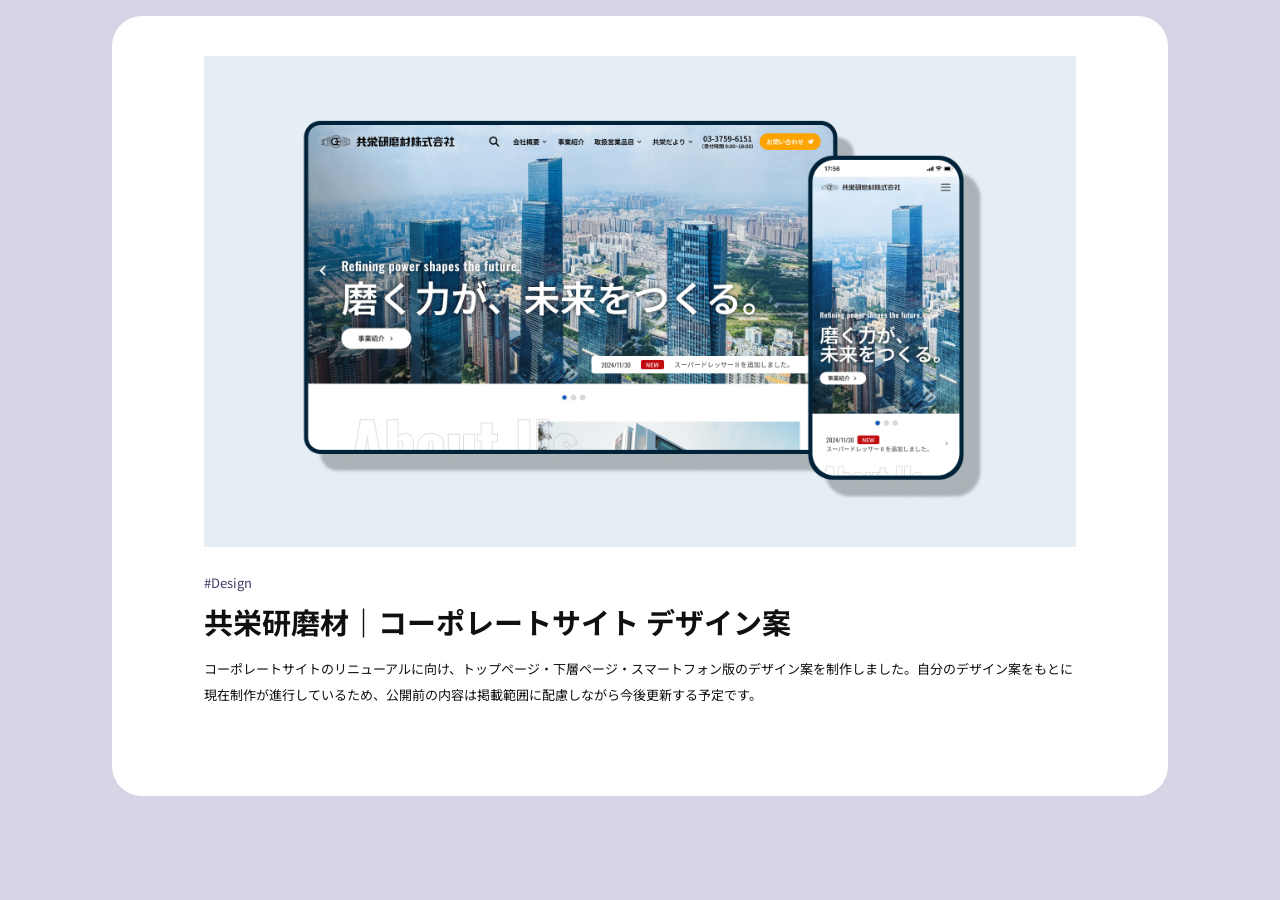
<file: works/product_06/index.html>
<!doctype html>
<html lang="ja">
<head>
  <meta charset="utf-8">
  <meta name="viewport" content="width=device-width, initial-scale=1">
  <title>共栄研磨材｜コーポレートサイト デザイン案 | portfolio</title>
  <meta name="description" content="考えて、寄り添って、喜びを届けたい。Webデザイナー小林梨夏のポートフォリオです。">
  <link rel="stylesheet" href="../../styles.css">
  <link rel="stylesheet" href="../../work-details.css?v=20260921-4">
</head>
<body>
<main class="page"><article class="sheet"><figure class="hero"><img src="../../assets/product_img_04.jpg" alt="共栄研磨材｜コーポレートサイト デザイン案の制作画面"></figure><section class="intro"><p class="category">#Design</p><h1>共栄研磨材｜コーポレートサイト デザイン案</h1><p class="description">コーポレートサイトのリニューアルに向け、トップページ・下層ページ・スマートフォン版のデザイン案を制作しました。自分のデザイン案をもとに現在制作が進行しているため、公開前の内容は掲載範囲に配慮しながら今後更新する予定です。</p></section><div class="additionalImage" aria-label="追加の制作画像を掲載するスペース"></div><nav class="productNav" aria-label="作品ページの移動"><a class="previousLink" href="../product_05/"><span aria-hidden="true">←</span><span>MIRAHOOP｜Webコーディング</span></a><span></span></nav><a class="homeLink" href="../../index.html#works">to home</a></article><footer class="site-footer footer">© Rinka's portfolio</footer></main>

</body>
</html>
</file>
<file: styles.css>
@import url("fonts/noto-sans-jp.css");

@font-face { font-family:"Comfortaa"; src:url("fonts/comfortaa-regular.ttf") format("truetype"); font-style:normal; font-weight:400; font-display:swap; }
@font-face { font-family:"Comfortaa"; src:url("fonts/comfortaa-bold.ttf") format("truetype"); font-style:normal; font-weight:700; font-display:swap; }

:root { --lavender:#8f87c0; --deep:#433c66; --blue:#666a90; --mist:#d6d5e5; --white:#fff; --ink:#101010; }
* { box-sizing:border-box; }
html { scroll-behavior:smooth; scroll-padding-top:24px; }
body { margin:0; background:var(--lavender); color:var(--ink); font-family:"Noto Sans JP Variable","Noto Sans JP","Yu Gothic",sans-serif; }
a { color:inherit; text-decoration:none; }
img { display:block; max-width:100%; }
button { font:inherit; }
.menu-toggle { display:none; }

.side-menu { position:fixed; z-index:20; top:40px; left:max(40px,calc((100vw - 1280px)/2 + 40px)); width:270px; height:calc(100dvh - 80px); min-height:0; overflow-y:auto; padding:44px 32px; border-radius:60px 0 0 60px; background:var(--deep); color:#fff; }
.side-menu nav { display:grid; gap:16px; }
.side-menu nav a { display:flex; align-items:center; gap:24px; padding:8px 12px; border-radius:16px; font-family:"Comfortaa",sans-serif; font-size:18px; font-weight:700; transition:background .2s,transform .2s; }
.side-menu nav a:hover,.side-menu nav a:focus-visible,.side-menu nav a.is-current { background:rgba(255,255,255,.12); transform:translateX(4px); }
.side-menu img { width:28px; height:28px; object-fit:contain; }
.social-links { margin-top:40px; padding:40px 0 0 12px; border-top:1px solid rgba(255,255,255,.6); }
.social-links p { margin:0 0 16px; color:rgba(255,255,255,.7); font-family:"Comfortaa",sans-serif; font-size:18px; font-weight:700; }
.social-links div { display:flex; gap:14px; }
.social-links a { display:grid; place-items:center; width:30px; height:30px; transition:transform .2s; }
.social-links a:hover { transform:translateY(-3px); }
.social-links img { width:24px; height:24px; }

.site-frame { width:min(930px,calc(100% - 350px)); margin:40px max(40px,calc((100vw - 1280px)/2 + 40px)) 40px auto; padding:16px 16px 0; border-radius:0 60px 60px 0; background:var(--mist); }
.panel { border-radius:40px; }
.hero { position:relative; aspect-ratio:1796/1330; overflow:hidden; background:#435f9e; color:#fff; }
.hero-picture { display:block; width:100%; height:100%; }
.hero-art { width:100%; height:100%; object-fit:cover; }
.hero-copy { position:absolute; z-index:3; top:332px; left:182px; width:220px; margin:0; transform:translateX(-50%); font-size:18px; line-height:2; letter-spacing:.04em; text-align:center; }
.scroll-cue { position:absolute; z-index:3; top:479px; left:174px; display:flex; align-items:center; flex-direction:column; gap:12px; transform:translateX(-50%); font-family:"Comfortaa",sans-serif; font-size:18px; }
.scroll-cue i { width:1px; height:100px; background:#fff; transform:scaleY(0); transform-origin:top; animation:scroll-line 2s ease-in-out infinite; }
@keyframes scroll-line {
  0% { transform:scaleY(0); transform-origin:top; }
  45% { transform:scaleY(1); transform-origin:top; }
  55% { transform:scaleY(1); transform-origin:bottom; }
  100% { transform:scaleY(0); transform-origin:bottom; }
}
@keyframes scroll-line-x {
  0% { transform:scaleX(0); transform-origin:left; }
  45% { transform:scaleX(1); transform-origin:left; }
  55% { transform:scaleX(1); transform-origin:right; }
  100% { transform:scaleX(0); transform-origin:right; }
}

.content-stack { display:grid; gap:16px; padding:16px 0; }
.content-stack>.panel { padding:64px 32px; }
.section-heading { display:flex; align-items:center; justify-content:space-between; gap:24px; margin-bottom:40px; }
.section-heading h2,.skills-panel>h2 { margin:0; font-family:"Comfortaa",sans-serif; font-size:36px; line-height:1.4; }
.section-heading p { margin:0; font-size:18px; line-height:1.4; }

.works-panel { background:#fff; }
.art-grid { display:grid; grid-template-columns:repeat(2,minmax(0,1fr)); gap:40px 24px; }
.art-card h3 { margin:16px 0 0; font-size:16px; line-height:1.4; }
.art-card .art-year { margin:16px 0 -10px; font-size:14px; font-weight:400; line-height:1.4; }
.art-card--button { width:100%; margin:0; padding:0; border:0; background:transparent; color:inherit; text-align:left; cursor:pointer; }
.art-image { aspect-ratio:405/228; overflow:hidden; border-radius:10px; background:#e2f5ff; }
.art-image img { width:100%; height:100%; object-fit:cover; transition:transform .45s; }
.art-card:hover .art-image img { transform:scale(1.04); }
.art-image--contain img { object-fit:contain; }
.art-image--lavender { background:#c0b3c6; }

.other-panel { background:var(--blue); color:#fff; }
.other-grid { display:grid; grid-template-columns:repeat(3,minmax(0,1fr)); gap:40px 24px; }
.other-card>div { aspect-ratio:262/225; overflow:hidden; border-radius:10px; background:#fff; }
.other-card img { width:100%; height:100%; object-fit:cover; transition:transform .4s,filter .4s; }
.other-card:hover img { transform:scale(1.05); filter:saturate(1.12); }
.other-card p { margin:16px 0 8px; color:rgba(255,255,255,.7); font-family:"Comfortaa",sans-serif; font-size:16px; }
.other-card h3 { margin:0; font-size:16px; line-height:1.4; }

.about-panel { background:var(--mist); box-shadow:inset 0 0 0 5px #fff; }
.profile-heading { display:flex; align-items:center; justify-content:space-between; gap:24px; margin-bottom:32px; }
.profile-heading>img { width:78px; height:78px; border:0; border-radius:50%; object-fit:cover; }
.profile-heading>div { display:flex; align-items:center; justify-content:space-between; flex:1; gap:24px; }
.profile-heading h2 { margin:0; font-family:"Comfortaa",sans-serif; font-size:22px; }
.profile-heading p { margin:0; font-size:14px; }
.about-copy { padding:32px; border-radius:20px; background:rgba(255,255,255,.78); }
.about-copy p { margin:0 0 18px; font-size:14px; line-height:2; }
.about-copy p:last-child { margin-bottom:0; }

.skills-panel { background-color:#fff; background-image:linear-gradient(rgba(67,60,102,.11) 1px,transparent 1px),linear-gradient(90deg,rgba(67,60,102,.11) 1px,transparent 1px); background-size:28px 28px; }
.skills-panel>h2 { margin-bottom:36px; }
.skills-grid { display:grid; grid-template-columns:1fr 1fr; gap:48px; }
.skill-column h3 { margin:0 0 16px; font-family:"Comfortaa",sans-serif; font-size:17px; }
.skill-column ul { display:grid; gap:8px; margin:0; padding:0; list-style:none; }
.skill-column li { display:flex; align-items:center; gap:8px; padding:6px 0; font-size:13px; font-weight:700; }
.skill-column li>span { font-family:"Comfortaa",sans-serif; }
.skill-column li i { flex:1; height:1px; background:var(--deep); }
.skill-column li b { color:#9d8f00; font-size:13px; letter-spacing:2px; white-space:nowrap; }
.skill-column li em { color:#aaa; font-style:normal; }

.site-footer { position:relative; display:grid; place-items:end center; width:100%; height:218px; overflow:visible; padding:0 16px 18px; border-radius:40px; background:linear-gradient(105deg,#0b1838 0%,#25254f 56%,#514078 100%); color:#fff; }
.footer-character { position:absolute; z-index:1; bottom:0; width:auto; object-fit:contain; pointer-events:none; }
.footer-character--left { left:28px; height:238px; }
.footer-character--right { right:8px; height:236px; }
.site-footer p { position:relative; z-index:2; margin:0; font-family:"Comfortaa",sans-serif; font-size:15px; font-weight:700; text-align:center; }

.art-modal,.work-modal { position:fixed; z-index:100; inset:0; overflow:hidden; background:rgba(0,0,0,.32); }
.art-modal[hidden] { display:none; }
.work-modal[hidden] { display:none; }
.art-modal__dialog { position:absolute; top:50%; right:max(40px,calc((100vw - 1280px)/2 + 40px)); width:min(898px,calc(100vw - 350px)); max-height:calc(100dvh - 80px); overflow-y:auto; padding:40px 32px; border-radius:40px; background:#fff; transform:translateY(-50%); }
.art-modal__close { position:absolute; z-index:2; top:32px; right:32px; width:60px; height:60px; padding:0; border:0; background:transparent; cursor:pointer; }
.art-modal__close img { width:34px; height:34px; margin:auto; }
.art-modal__visual { width:min(720px,100%); height:auto; margin:0 auto; }
.art-modal h2 { margin:16px 0; font-size:24px; line-height:1.4; }
.art-modal p { margin:0; font-size:16px; line-height:1.8; }
.art-modal .art-modal__year { margin:16px 0 0; font-size:14px; line-height:1.4; }
.art-modal__year + h2 { margin-top:0; }
.art-modal__link { display:inline-flex; align-items:center; gap:8px; margin:0 0 16px; color:#433c66; font-size:14px; line-height:1.5; overflow-wrap:anywhere; }
.art-modal__link img { width:24px; height:24px; flex:0 0 auto; }
.art-modal--varbarian { background:rgba(0,0,0,.7); }
.art-modal--varbarian .art-modal__dialog { top:40px; transform:none; }
.varbarian-gallery { display:grid; grid-template-columns:minmax(0,375px) minmax(0,351px); justify-content:center; gap:24px 32px; }
.varbarian-gallery figure { display:flex; align-items:center; flex-direction:column; gap:8px; min-width:0; margin:0; }
.varbarian-gallery figure>img { width:100%; height:auto; object-fit:contain; }
.varbarian-gallery figcaption { font-size:13px; line-height:1.8; text-align:center; }
.varbarian-gallery__special { grid-column:1/-1; width:min(400px,100%); justify-self:center; }
.varbarian-details { display:grid; gap:16px; margin-top:24px; }
.art-modal .varbarian-details h2,.varbarian-details .art-modal__link { margin:0; }
.art-modal .varbarian-details .art-modal__year { margin:0 0 -16px; }
.art-modal--book { background:rgba(0,0,0,.7); }
.art-modal--book .art-modal__dialog { top:40px; transform:none; }
.book-visual { display:flex; align-items:center; flex-direction:column; gap:8px; margin:0; }
.book-visual img { width:min(388px,100%); height:auto; object-fit:contain; }
.book-visual figcaption { font-size:13px; line-height:1.8; text-align:center; }
.book-details { display:grid; gap:16px; margin-top:24px; }
.art-modal .book-details h2,.book-details .art-modal__link { margin:0; }
.art-modal .book-details .art-modal__year { margin:0 0 -16px; }
.art-modal--alpha-u { background:rgba(0,0,0,.7); }
.art-modal--alpha-u .art-modal__dialog { top:40px; transform:none; }
.alpha-u-gallery { display:grid; gap:24px; }
.alpha-u-gallery figure { margin:0; }
.alpha-u-gallery img { display:block; width:100%; height:auto; object-fit:cover; }
.alpha-u-gallery figcaption { margin-top:8px; font-size:13px; line-height:1.8; text-align:center; }
.alpha-u-gallery__top { display:grid; grid-template-columns:1fr 1fr; gap:32px; }
.alpha-u-gallery__main img { aspect-ratio:2/3; }
.alpha-u-gallery__reboot > div { display:grid; grid-template-columns:1fr 1fr; gap:8px; }
.alpha-u-gallery__reboot img { aspect-ratio:1; }
.alpha-u-gallery__bottom > div { display:grid; grid-template-columns:4fr 3fr; gap:16px; align-items:stretch; }
.alpha-u-gallery__bottom img { aspect-ratio:1; }
.alpha-u-gallery__bottom img:last-child { aspect-ratio:3/4; }
.alpha-u-details { display:grid; gap:16px; margin-top:24px; }
.art-modal .alpha-u-details h2,.alpha-u-details .art-modal__link { margin:0; }
.art-modal .alpha-u-details .art-modal__year { margin:0 0 -16px; }
.alpha-u-links { display:flex; flex-direction:column; align-items:flex-start; gap:4px; }
.art-modal--piko { background:rgba(0,0,0,.7); }
.art-modal--piko .art-modal__dialog { top:40px; transform:none; }
.piko-gallery { display:grid; grid-template-columns:1.1fr 1fr; gap:8px; align-items:center; }
.piko-gallery img { display:block; width:100%; height:auto; object-fit:contain; }
.piko-gallery__sub { display:grid; grid-template-columns:1fr 1fr; gap:8px; align-items:center; }
.piko-gallery__sub img { aspect-ratio:1; }
.piko-gallery__sub img:first-child { object-position:center; }
.piko-details { display:grid; gap:16px; margin-top:24px; }
.art-modal .piko-details h2,.piko-details .art-modal__link { margin:0; }
.art-modal .piko-details .art-modal__year { margin:0 0 -16px; }
.work-modal__dialog { position:absolute; top:50%; right:max(40px,calc((100vw - 1280px)/2 + 40px)); width:min(898px,calc(100vw - 350px)); height:min(640px,calc(100dvh - 80px)); overflow:hidden; border-radius:40px; background:#d6d5e5; transform:translateY(-50%); }
.work-modal__close { position:absolute; z-index:2; top:32px; right:32px; display:grid; place-items:center; width:60px; height:60px; padding:0; border:0; background:transparent; cursor:pointer; }
.work-modal__close img { width:34px; height:34px; }
.work-modal__frame { width:100%; height:100%; border:0; background:#fff; }

@media (max-width:1150px) {
  html { scroll-padding-top:80px; }
  .menu-toggle { position:fixed; z-index:50; top:16px; right:16px; display:grid; place-content:center; gap:5px; width:52px; height:52px; border:0; border-radius:16px; background:var(--deep); transition:opacity .2s,visibility .2s; }
  .menu-toggle.is-open { visibility:hidden; opacity:0; pointer-events:none; }
  .menu-toggle span { display:block; width:24px; height:2px; background:#fff; transition:transform .2s,opacity .2s; }
  .menu-toggle.is-open span:nth-child(1) { transform:translateY(7px) rotate(45deg); }
  .menu-toggle.is-open span:nth-child(2) { opacity:0; }
  .menu-toggle.is-open span:nth-child(3) { transform:translateY(-7px) rotate(-45deg); }
  .side-menu { position:fixed; top:0; right:0; bottom:auto; left:auto; width:min(320px,86vw); height:auto; min-height:0; overflow-y:visible; padding:40px 32px; border-radius:40px 0 0 40px; transform:translateX(105%); transition:transform .3s ease; }
  .side-menu.is-open { transform:translateX(0); }
  .site-frame { width:calc(100% - 24px); margin:12px auto; padding:12px; border-radius:32px; }
  .hero-copy { top:auto; bottom:158px; left:18%; }
  .scroll-cue { top:auto; bottom:24px; left:18%; }
  .art-modal,.work-modal { display:flex; align-items:center; justify-content:center; padding:16px; }
  .art-modal__dialog { position:relative; top:auto; right:auto; width:100%; transform:none; }
  .work-modal__dialog { position:relative; top:auto; right:auto; width:100%; height:min(640px,calc(100dvh - 32px)); transform:none; }
}

@media (max-width:700px) {
  .menu-toggle { top:32px; right:32px; }
  .site-frame { width:100%; margin:0; padding:16px; border-radius:0; }
  .hero { aspect-ratio:686/1058; border-radius:28px; }
  .hero-art { object-position:center; }
  .hero-copy { display:none; }
  .scroll-cue { display:none; }
  .scroll-cue i { width:70px; height:1px; animation-name:scroll-line-x; }
  .content-stack>.panel { padding:40px 20px; border-radius:28px; }
  .section-heading { align-items:flex-start; flex-direction:column; gap:8px; margin-bottom:28px; }
  .section-heading h2,.skills-panel>h2 { font-size:30px; }
  .section-heading p { font-size:14px; }
  .art-grid { grid-template-columns:1fr; gap:30px; }
  .art-modal { padding:16px; }
  .art-modal__dialog { max-height:calc(100dvh - 32px); padding:40px 16px 24px; border-radius:20px; }
  .art-modal--varbarian .art-modal__dialog { top:auto; }
  .art-modal--book .art-modal__dialog { top:auto; }
  .art-modal--alpha-u .art-modal__dialog { top:auto; }
  .art-modal--piko .art-modal__dialog { top:auto; }
  .art-modal__close { top:8px; right:8px; width:40px; height:40px; }
  .art-modal__close img { width:24px; height:24px; }
  .work-modal__close { top:8px; right:8px; width:40px; height:40px; }
  .work-modal__close img { width:24px; height:24px; }
  .art-modal h2 { margin:16px 0 10px; padding-right:24px; font-size:18px; }
  .art-modal p { font-size:13px; line-height:1.8; }
  .varbarian-gallery { grid-template-columns:1fr; gap:20px; }
  .varbarian-gallery__special { grid-column:auto; }
  .varbarian-gallery figure { width:min(400px,100%); justify-self:center; }
  .varbarian-gallery figcaption { font-size:12px; }
  .varbarian-details { gap:12px; margin-top:20px; }
  .varbarian-details .art-modal__link { align-items:flex-start; font-size:12px; }
  .book-visual figcaption { font-size:12px; }
  .book-details { gap:12px; margin-top:20px; }
  .book-details .art-modal__link { align-items:flex-start; font-size:12px; }
  .alpha-u-details { gap:12px; margin-top:20px; }
  .alpha-u-details .art-modal__link { align-items:flex-start; font-size:12px; }
  .alpha-u-gallery { gap:16px; }
  .alpha-u-gallery__top { gap:12px; }
  .alpha-u-gallery__reboot > div { gap:4px; }
  .alpha-u-gallery__bottom > div { gap:8px; }
  .alpha-u-gallery figcaption { font-size:10px; }
  .piko-gallery { gap:4px; }
  .piko-gallery__sub { gap:4px; }
  .piko-details { gap:12px; margin-top:20px; }
  .piko-details .art-modal__link { align-items:flex-start; font-size:12px; }
  .other-grid { grid-template-columns:repeat(2,minmax(0,1fr)); gap:28px 12px; }
  .other-card p,.other-card h3 { font-size:12px; }
  .content-stack>.about-panel { padding:40px 16px; border-radius:40px; }
  .profile-heading { position:relative; display:grid; grid-template-columns:60px max-content; align-items:center; width:max-content; max-width:100%; margin:0 auto 32px; padding-bottom:33px; column-gap:16px; }
  .profile-heading>img { grid-column:1; grid-row:1; width:60px; height:60px; }
  .profile-heading>div { display:contents; }
  .profile-heading h2 { grid-column:2; grid-row:1; font-size:24px; line-height:1.4; white-space:nowrap; }
  .profile-heading p { position:absolute; bottom:0; left:50%; width:max-content; margin:0; transform:translateX(-50%); color:var(--deep); font-size:16px; line-height:1.4; letter-spacing:.05em; text-align:center; white-space:nowrap; }
  .about-copy { padding:16px; border-radius:20px; background:#fff; }
  .about-copy p { margin-bottom:29px; font-size:16px; line-height:1.8; }
  .skills-grid { grid-template-columns:1fr; gap:32px; }
  .site-footer { height:150px; padding-bottom:14px; border-radius:28px; }
  .footer-character--left { left:4px; height:164px; }
  .footer-character--right { right:-8px; height:160px; }
  .site-footer p { font-size:12px; }
}

@media (prefers-reduced-motion:reduce) { html { scroll-behavior:auto; } *,*::before,*::after { animation-duration:.01ms!important; animation-iteration-count:1!important; transition-duration:.01ms!important; } }
</file>
<file: work-details.css>
html,
body {
  background: #d6d5e5;
}

.page {
  min-height: 0;
  padding: 16px 24px;
  background: #d6d5e5;
  color: #101010;
}

.sheet {
  width: min(100%, 1056px);
  min-height: 0;
  margin: 0 auto;
  padding: 40px 92px;
  border-radius: 30px;
  background: #fff;
}

.page .hero {
  position: static;
  width: 100%;
  padding: 0;
}

.hero {
  aspect-ratio: 16 / 9;
  margin: 0;
  overflow: hidden;
  background: #808080;
}

.hero img {
  width: 100%;
  height: 100%;
  object-fit: cover;
}

.intro {
  padding: 26px 0 48px;
}

.category {
  margin: 0 0 8px;
  color: #433c66;
  font-size: 13px;
  line-height: 1.5;
}

.intro h1 {
  margin: 0 0 14px;
  font-size: clamp(22px, 2.4vw, 29px);
  font-weight: 700;
  letter-spacing: 0;
  line-height: 1.45;
}

.website {
  display: inline-flex;
  align-items: center;
  gap: 12px;
  max-width: 100%;
  margin-bottom: 28px;
  color: #433c66;
  font-size: 12px;
  line-height: 1.6;
}

.website span:first-child {
  overflow-wrap: anywhere;
}

.website:hover span:first-child,
.website:focus-visible span:first-child {
  text-decoration: underline;
  text-underline-offset: 3px;
}

.website .external-link-icon {
  width: 18px;
  height: 18px;
  flex: 0 0 auto;
}

.description {
  margin: 0;
  font-size: 13px;
  line-height: 2;
}

.additionalImage {
  display: none;
  aspect-ratio: 16 / 9;
  background: #808080;
}

.productNav {
  display: none;
  grid-template-columns: 1fr 1fr;
  gap: 32px;
  margin-top: 54px;
  padding: 24px 0;
  border-top: 1px solid #d5d5d5;
  border-bottom: 1px solid #d5d5d5;
}

.productNav a {
  display: flex;
  align-items: center;
  gap: 12px;
  font-size: 12px;
  font-weight: 700;
  line-height: 1.6;
}

.productNav a:hover span:not([aria-hidden]),
.productNav a:focus-visible span:not([aria-hidden]) {
  text-decoration: underline;
  text-underline-offset: 3px;
}

.previousLink {
  justify-self: start;
}

.nextLink {
  justify-self: end;
  text-align: right;
}

.homeLink {
  display: none;
  width: max-content;
  align-items: center;
  gap: 10px;
  margin: 38px auto 0;
  padding-bottom: 3px;
  border-bottom: 1px solid currentColor;
  font-size: 13px;
  font-weight: 700;
}

.footer { display:none; }

@media (max-width: 720px) {
  .page {
    padding: 16px;
  }

  .sheet {
    width: 100%;
    padding: 32px 20px;
    border-radius: 30px;
  }

  .hero,
  .additionalImage {
    aspect-ratio: 16 / 9;
  }

  .intro {
    padding: 22px 0 40px;
  }

  .category {
    font-size: 12px;
  }

  .intro h1 {
    margin-bottom: 12px;
    font-size: 21px;
  }

  .website {
    margin-bottom: 24px;
    font-size: 11px;
  }

  .description {
    font-size: 13px;
    line-height: 1.9;
  }

  .productNav {
    grid-template-columns: 1fr 1fr;
    gap: 16px;
    margin-top: 42px;
  }

  .productNav a {
    gap: 7px;
  }

  .productNav a > span:not([aria-hidden]) {
    position: absolute;
    width: 1px;
    height: 1px;
    padding: 0;
    margin: -1px;
    overflow: hidden;
    clip: rect(0, 0, 0, 0);
    white-space: nowrap;
    border: 0;
  }

  .previousLink::after {
    content: "prev";
  }

  .nextLink::before {
    content: "next";
  }

  .nextLink {
    justify-self: end;
    text-align: right;
  }

  .homeLink {
    margin-top: 42px;
  }

  .footer {
    width: 100%;
    margin: 32px 0 0;
    border-radius: 0;
  }
}
</file>
